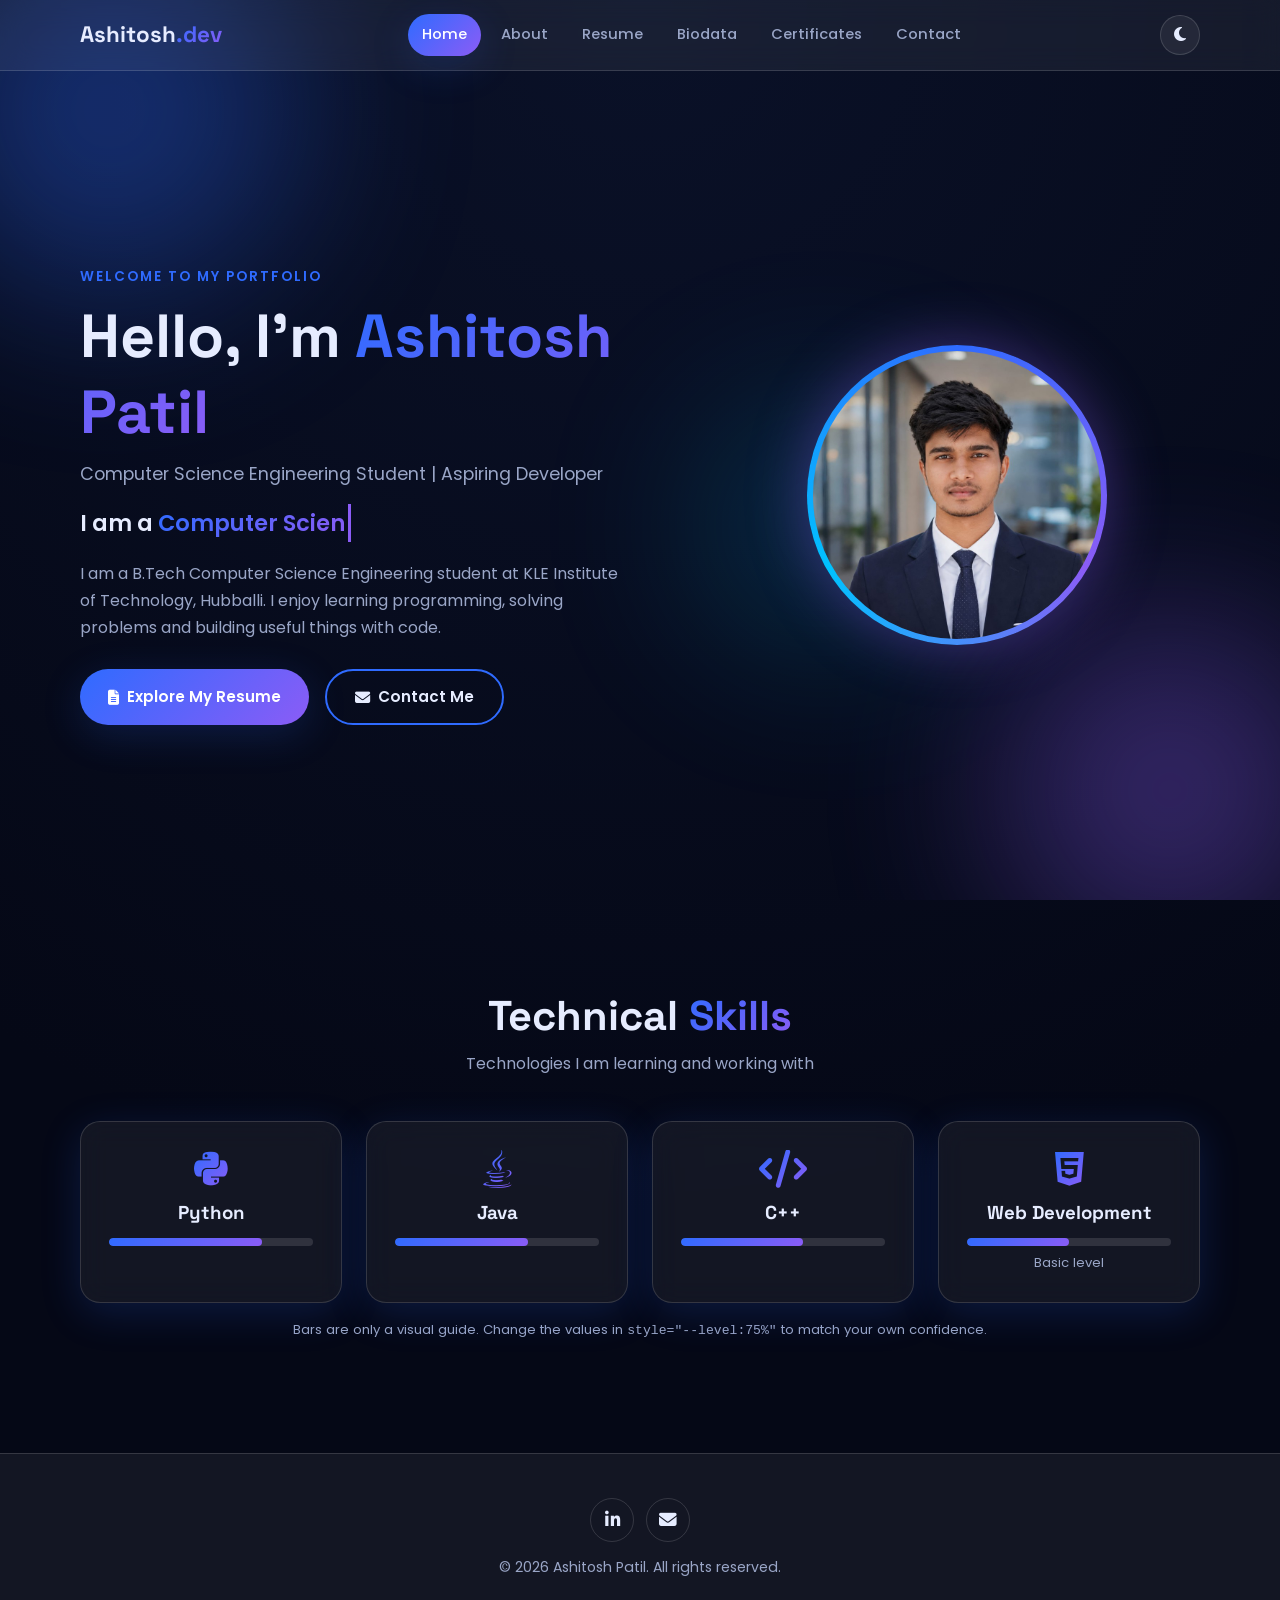
<file: index.html>
<!DOCTYPE html>
<html lang="en">
<head>
  <meta charset="UTF-8">
  <meta name="viewport" content="width=device-width, initial-scale=1.0">
  <title>Ashitosh Patil | Portfolio</title>
  <meta name="description" content="Personal portfolio of Ashitosh Patil, Computer Science Engineering student.">

  <!-- Google Fonts -->
  <link rel="preconnect" href="https://fonts.googleapis.com">
  <link rel="preconnect" href="https://fonts.gstatic.com" crossorigin>
  <link href="https://fonts.googleapis.com/css2?family=Poppins:wght@300;400;500;600&family=Space+Grotesk:wght@500;700&display=swap" rel="stylesheet">
  <!-- Font Awesome icons -->
  <link rel="stylesheet" href="https://cdnjs.cloudflare.com/ajax/libs/font-awesome/6.5.1/css/all.min.css">
  <!-- Our CSS file -->
  <link rel="stylesheet" href="css/style.css">
</head>
<body>

  <!-- Animated background blobs -->
  <div class="bg-blobs"><div class="blob b1"></div><div class="blob b2"></div><div class="blob b3"></div></div>

  <!-- ========== NAVBAR ========== -->
  <header class="navbar">
    <div class="container nav-inner">
      <a href="index.html" class="logo">Ashitosh<span>.dev</span></a>
      <nav class="nav-links" id="navLinks">
        <a href="index.html">Home</a>
        <a href="about.html">About</a>
        <a href="resume.html">Resume</a>
        <a href="biodata.html">Biodata</a>
        <a href="certificates.html">Certificates</a>
        <a href="contact.html">Contact</a>
      </nav>
      <div class="nav-actions">
        <button class="icon-btn" id="themeToggle" title="Toggle dark/light mode"><i class="fa-solid fa-moon"></i></button>
        <button class="icon-btn menu-toggle" id="menuToggle" title="Menu"><i class="fa-solid fa-bars"></i></button>
      </div>
    </div>
  </header>

  <!-- ========== HERO ========== -->
  <section class="hero">
    <div class="container hero-grid">
      <div>
        <p class="hello">Welcome to my portfolio</p>
        <h1>Hello, I'm <span class="gradient-text">Ashitosh Patil</span></h1>
        <p class="subtitle">Computer Science Engineering Student | Aspiring Developer</p>
        <div class="typing-line">I am a <span class="gradient-text" id="typing"></span><span class="cursor">&nbsp;</span></div>
        <p class="intro">
          I am a B.Tech Computer Science Engineering student at KLE Institute of Technology, Hubballi.
          I enjoy learning programming, solving problems and building useful things with code.
        </p>
        <div class="btn-row">
          <a href="resume.html" class="btn btn-primary"><i class="fa-solid fa-file-lines"></i> Explore My Resume</a>
          <a href="contact.html" class="btn btn-outline"><i class="fa-solid fa-envelope"></i> Contact Me</a>
        </div>
      </div>

      <!-- Profile picture: put your photo at assets/images/profile.jpg -->
      <div class="profile-wrap">
        <div class="profile-ring">
          <div class="profile-img">
            <img src="assets/images/profile.jpg" alt="Ashitosh Patil" class="profile-photo">
            <!-- If profile.jpg is missing, JS shows a user icon here -->
          </div>
        </div>
      </div>
    </div>
  </section>

  <!-- ========== SKILLS ========== -->
  <section class="section">
    <div class="container">
      <h2 class="section-title">Technical <span class="gradient-text">Skills</span></h2>
      <p class="section-sub">Technologies I am learning and working with</p>
      <div class="grid grid-4">
        <div class="glass skill-card reveal">
          <i class="fa-brands fa-python"></i>
          <h3>Python</h3>
          <div class="bar" style="--level:75%"><span></span></div>
        </div>
        <div class="glass skill-card reveal">
          <i class="fa-brands fa-java"></i>
          <h3>Java</h3>
          <div class="bar" style="--level:65%"><span></span></div>
        </div>
        <div class="glass skill-card reveal">
          <i class="fa-solid fa-code"></i>
          <h3>C++</h3>
          <div class="bar" style="--level:60%"><span></span></div>
        </div>
        <div class="glass skill-card reveal">
          <i class="fa-brands fa-html5"></i>
          <h3>Web Development</h3>
          <div class="bar" style="--level:50%"><span></span></div>
          <p class="small-text">Basic level</p>
        </div>
      </div>
      <p class="small-text" style="text-align:center;margin-top:16px;">Bars are only a visual guide. Change the values in <code>style="--level:75%"</code> to match your own confidence.</p>
    </div>
  </section>

  <!-- ========== FOOTER ========== -->
  <footer class="footer">
    <div class="container">
      <div class="socials">
        <a href="https://www.linkedin.com/in/ashitosh-patil-00097331b?utm_source=share_via&utm_content=profile&utm_medium=member_android" target="_blank" rel="noopener" title="LinkedIn"><i class="fa-brands fa-linkedin-in"></i></a>
        <a href="mailto:patilashitosh29@gmail.com" title="Email"><i class="fa-solid fa-envelope"></i></a>
      </div>
      <p>&copy; <span id="year"></span> Ashitosh Patil. All rights reserved.</p>
    </div>
  </footer>

  <button id="backToTop" title="Back to top"><i class="fa-solid fa-arrow-up"></i></button>

  <!-- jQuery first, then our script -->
  <script src="https://code.jquery.com/jquery-3.7.1.min.js"></script>
  <script src="js/script.js"></script>
</body>
</html>
</file>
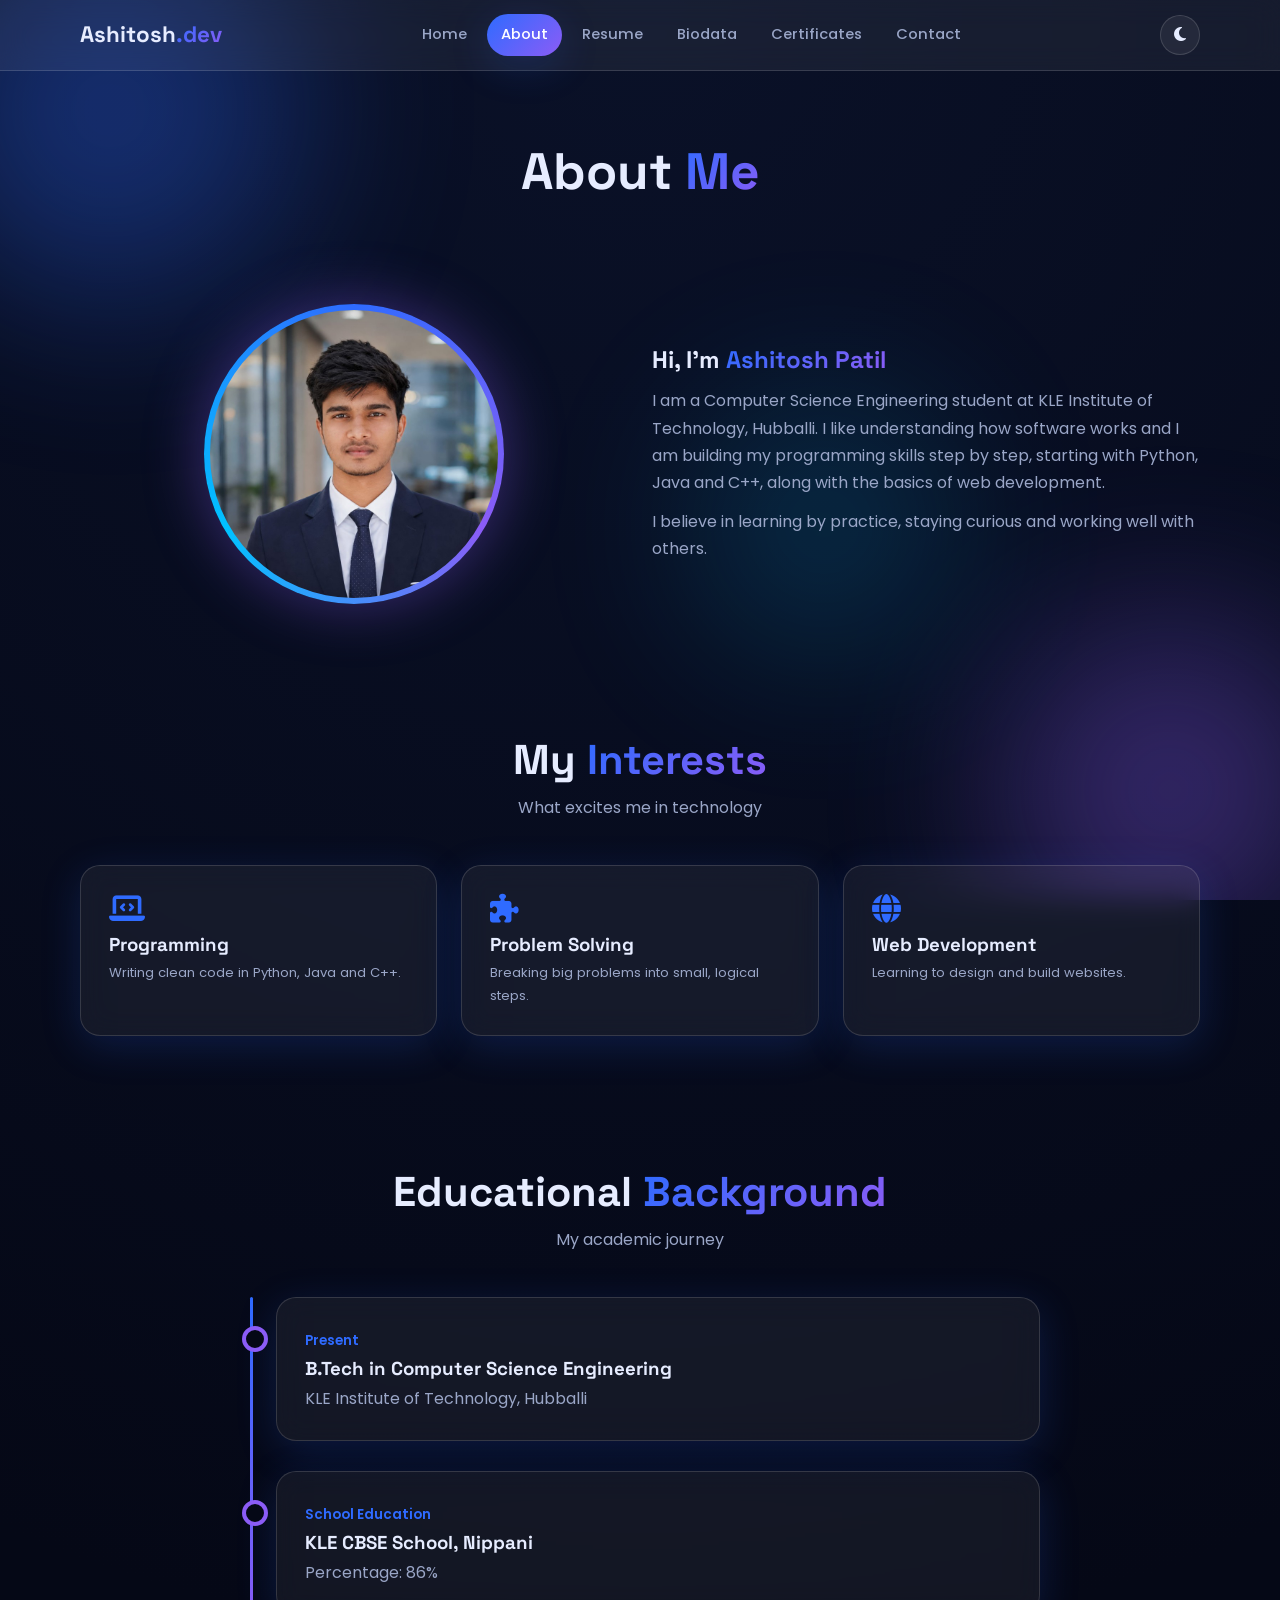
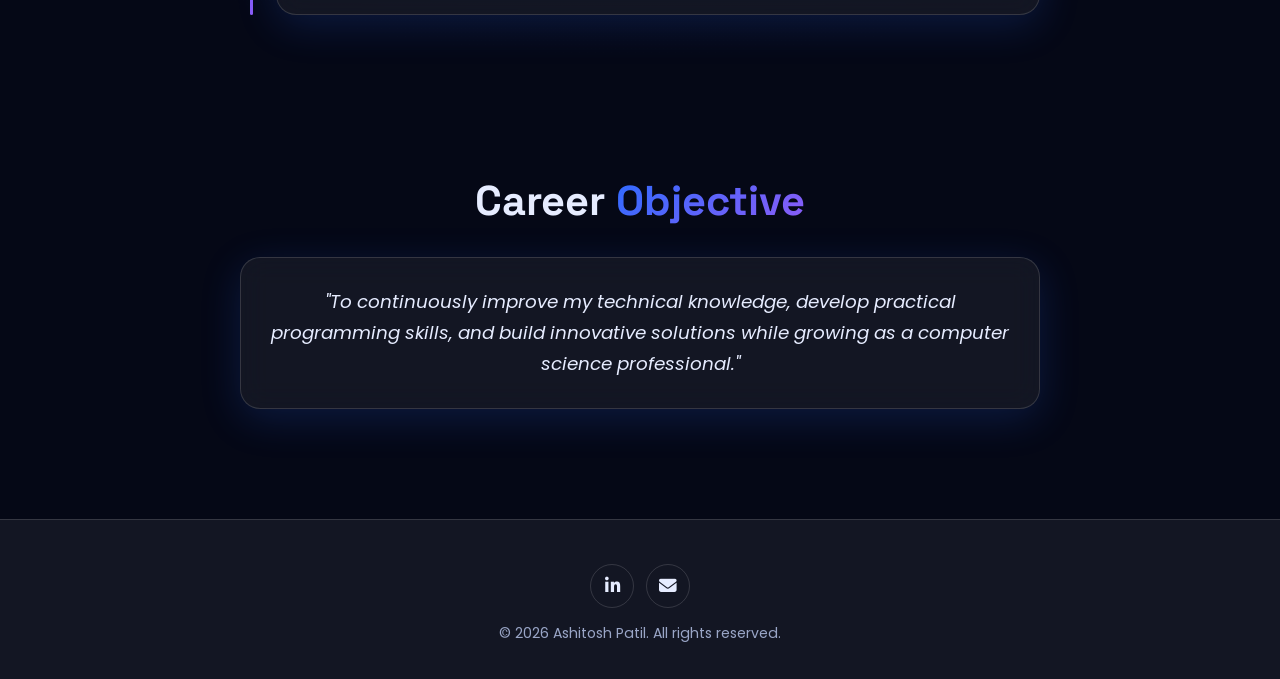
<file: about.html>
<!DOCTYPE html>
<html lang="en">
<head>
  <meta charset="UTF-8">
  <meta name="viewport" content="width=device-width, initial-scale=1.0">
  <title>About | Ashitosh Patil</title>
  <link rel="preconnect" href="https://fonts.googleapis.com">
  <link rel="preconnect" href="https://fonts.gstatic.com" crossorigin>
  <link href="https://fonts.googleapis.com/css2?family=Poppins:wght@300;400;500;600&family=Space+Grotesk:wght@500;700&display=swap" rel="stylesheet">
  <link rel="stylesheet" href="https://cdnjs.cloudflare.com/ajax/libs/font-awesome/6.5.1/css/all.min.css">
  <link rel="stylesheet" href="css/style.css">
</head>
<body>
  <div class="bg-blobs"><div class="blob b1"></div><div class="blob b2"></div><div class="blob b3"></div></div>

  <header class="navbar">
    <div class="container nav-inner">
      <a href="index.html" class="logo">Ashitosh<span>.dev</span></a>
      <nav class="nav-links" id="navLinks">
        <a href="index.html">Home</a>
        <a href="about.html">About</a>
        <a href="resume.html">Resume</a>
        <a href="biodata.html">Biodata</a>
        <a href="certificates.html">Certificates</a>
        <a href="contact.html">Contact</a>
      </nav>
      <div class="nav-actions">
        <button class="icon-btn" id="themeToggle" title="Toggle dark/light mode"><i class="fa-solid fa-moon"></i></button>
        <button class="icon-btn menu-toggle" id="menuToggle" title="Menu"><i class="fa-solid fa-bars"></i></button>
      </div>
    </div>
  </header>

  <div class="page-header">
    <div class="container">
      <h1>About <span class="gradient-text">Me</span></h1>
    </div>
  </div>

  <!-- Introduction -->
  <section class="section">
    <div class="container grid grid-2" style="align-items:center;">
      <div class="profile-wrap reveal">
        <div class="profile-ring">
          <div class="profile-img"><img src="assets/images/profile.jpg" alt="Ashitosh Patil" class="profile-photo"></div>
        </div>
      </div>
      <div class="reveal">
        <h2>Hi, I'm <span class="gradient-text">Ashitosh Patil</span></h2>
        <p style="color:var(--muted);margin-top:12px;">
          I am a Computer Science Engineering student at KLE Institute of Technology, Hubballi.
          I like understanding how software works and I am building my programming skills step by step,
          starting with Python, Java and C++, along with the basics of web development.
        </p>
        <p style="color:var(--muted);margin-top:12px;">
          I believe in learning by practice, staying curious and working well with others.
        </p>
      </div>
    </div>
  </section>

  <!-- Interests -->
  <section class="section">
    <div class="container">
      <h2 class="section-title">My <span class="gradient-text">Interests</span></h2>
      <p class="section-sub">What excites me in technology</p>
      <div class="grid grid-3">
        <div class="glass interest-card reveal"><i class="fa-solid fa-laptop-code"></i><h3>Programming</h3><p class="small-text">Writing clean code in Python, Java and C++.</p></div>
        <div class="glass interest-card reveal"><i class="fa-solid fa-puzzle-piece"></i><h3>Problem Solving</h3><p class="small-text">Breaking big problems into small, logical steps.</p></div>
        <div class="glass interest-card reveal"><i class="fa-solid fa-globe"></i><h3>Web Development</h3><p class="small-text">Learning to design and build websites.</p></div>
      </div>
    </div>
  </section>

  <!-- Education timeline -->
  <section class="section">
    <div class="container">
      <h2 class="section-title">Educational <span class="gradient-text">Background</span></h2>
      <p class="section-sub">My academic journey</p>
      <div class="timeline">
        <div class="timeline-item glass reveal">
          <span class="year">Present</span>
          <h3>B.Tech in Computer Science Engineering</h3>
          <p>KLE Institute of Technology, Hubballi</p>
        </div>
        <div class="timeline-item glass reveal">
          <span class="year">School Education</span>
          <h3>KLE CBSE School, Nippani</h3>
          <p>Percentage: 86%</p>
        </div>
      </div>
    </div>
  </section>

  <!-- Career objective -->
  <section class="section">
    <div class="container">
      <h2 class="section-title">Career <span class="gradient-text">Objective</span></h2>
      <div class="glass objective reveal" style="margin-top:30px;">
        "To continuously improve my technical knowledge, develop practical programming skills, and build innovative solutions while growing as a computer science professional."
      </div>
    </div>
  </section>

  <footer class="footer">
    <div class="container">
      <div class="socials">
        <a href="https://www.linkedin.com/in/ashitosh-patil-00097331b?utm_source=share_via&utm_content=profile&utm_medium=member_android" target="_blank" rel="noopener" title="LinkedIn"><i class="fa-brands fa-linkedin-in"></i></a>
        <a href="mailto:patilashitosh29@gmail.com" title="Email"><i class="fa-solid fa-envelope"></i></a>
      </div>
      <p>&copy; <span id="year"></span> Ashitosh Patil. All rights reserved.</p>
    </div>
  </footer>
  <button id="backToTop" title="Back to top"><i class="fa-solid fa-arrow-up"></i></button>

  <script src="https://code.jquery.com/jquery-3.7.1.min.js"></script>
  <script src="js/script.js"></script>
</body>
</html>
</file>
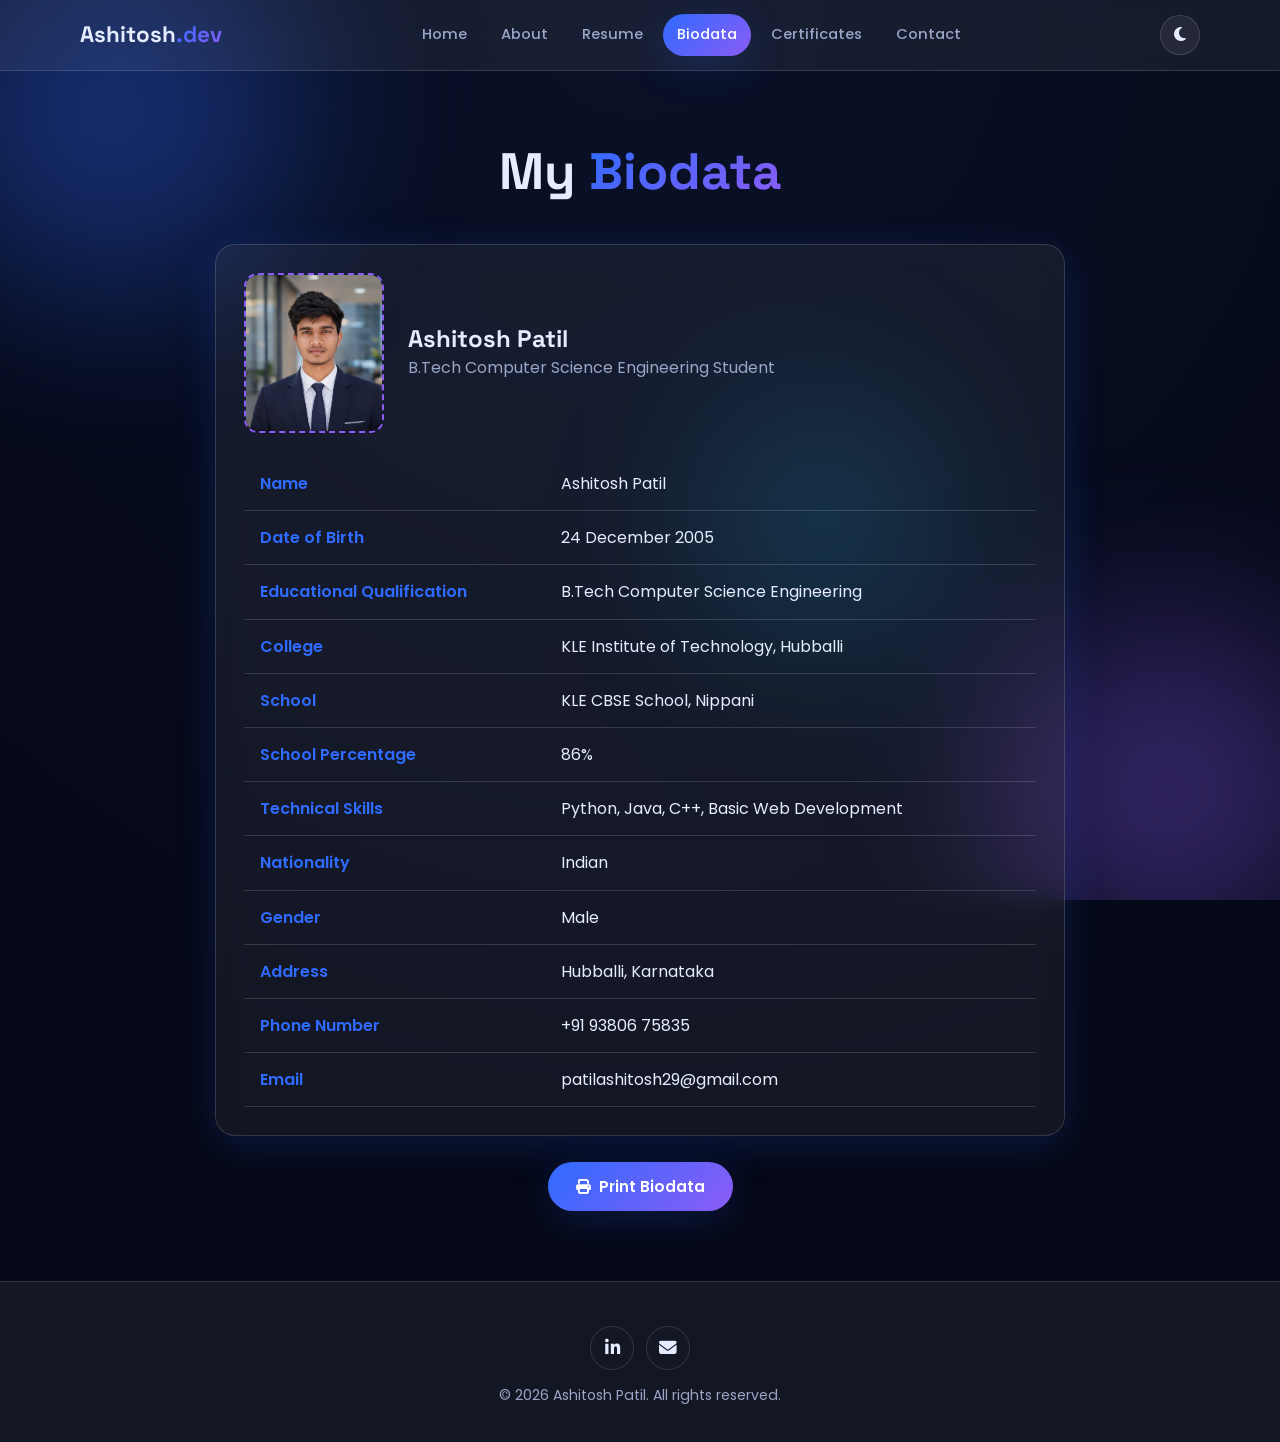
<file: biodata.html>
<!DOCTYPE html>
<html lang="en">
<head>
  <meta charset="UTF-8">
  <meta name="viewport" content="width=device-width, initial-scale=1.0">
  <title>Biodata | Ashitosh Patil</title>
  <link rel="preconnect" href="https://fonts.googleapis.com">
  <link rel="preconnect" href="https://fonts.gstatic.com" crossorigin>
  <link href="https://fonts.googleapis.com/css2?family=Poppins:wght@300;400;500;600&family=Space+Grotesk:wght@500;700&display=swap" rel="stylesheet">
  <link rel="stylesheet" href="https://cdnjs.cloudflare.com/ajax/libs/font-awesome/6.5.1/css/all.min.css">
  <link rel="stylesheet" href="css/style.css">
</head>
<body>
  <div class="bg-blobs"><div class="blob b1"></div><div class="blob b2"></div><div class="blob b3"></div></div>

  <header class="navbar">
    <div class="container nav-inner">
      <a href="index.html" class="logo">Ashitosh<span>.dev</span></a>
      <nav class="nav-links" id="navLinks">
        <a href="index.html">Home</a>
        <a href="about.html">About</a>
        <a href="resume.html">Resume</a>
        <a href="biodata.html">Biodata</a>
        <a href="certificates.html">Certificates</a>
        <a href="contact.html">Contact</a>
      </nav>
      <div class="nav-actions">
        <button class="icon-btn" id="themeToggle" title="Toggle dark/light mode"><i class="fa-solid fa-moon"></i></button>
        <button class="icon-btn menu-toggle" id="menuToggle" title="Menu"><i class="fa-solid fa-bars"></i></button>
      </div>
    </div>
  </header>

  <div class="page-header">
    <div class="container">
      <h1>My <span class="gradient-text">Biodata</span></h1>
    </div>
  </div>

  <main class="container">
    <div class="glass bio-card reveal">
      <div class="bio-top">
        <!-- Photo: put your picture at assets/images/profile.jpg -->
        <div class="bio-photo"><img src="assets/images/profile.jpg" alt="Ashitosh Patil" class="profile-photo"></div>
        <div>
          <h2>Ashitosh Patil</h2>
          <p style="color:var(--muted);">B.Tech Computer Science Engineering Student</p>
        </div>
      </div>

      <table class="bio-table">
        <tr><th>Name</th><td>Ashitosh Patil</td></tr>
        <tr><th>Date of Birth</th><td>24 December 2005</td></tr>
        <tr><th>Educational Qualification</th><td>B.Tech Computer Science Engineering</td></tr>
        <tr><th>College</th><td>KLE Institute of Technology, Hubballi</td></tr>
        <tr><th>School</th><td>KLE CBSE School, Nippani</td></tr>
        <tr><th>School Percentage</th><td>86%</td></tr>
        <tr><th>Technical Skills</th><td>Python, Java, C++, Basic Web Development</td></tr>
        <tr><th>Nationality</th><td>Indian</td></tr>
        <tr><th>Gender</th><td>Male</td></tr>
        <tr><th>Address</th><td>Hubballi, Karnataka</td></tr>
        <tr><th>Phone Number</th><td>+91 93806 75835</td></tr>
        <tr><th>Email</th><td>patilashitosh29@gmail.com</td></tr>
      </table>
    </div>

    <div class="resume-actions">
      <button class="btn btn-primary print-btn"><i class="fa-solid fa-print"></i> Print Biodata</button>
    </div>
  </main>

  <footer class="footer">
    <div class="container">
      <div class="socials">
        <a href="https://www.linkedin.com/in/ashitosh-patil-00097331b?utm_source=share_via&utm_content=profile&utm_medium=member_android" target="_blank" rel="noopener" title="LinkedIn"><i class="fa-brands fa-linkedin-in"></i></a>
        <a href="mailto:patilashitosh29@gmail.com" title="Email"><i class="fa-solid fa-envelope"></i></a>
      </div>
      <p>&copy; <span id="year"></span> Ashitosh Patil. All rights reserved.</p>
    </div>
  </footer>
  <button id="backToTop" title="Back to top"><i class="fa-solid fa-arrow-up"></i></button>

  <script src="https://code.jquery.com/jquery-3.7.1.min.js"></script>
  <script src="js/script.js"></script>
</body>
</html>
</file>
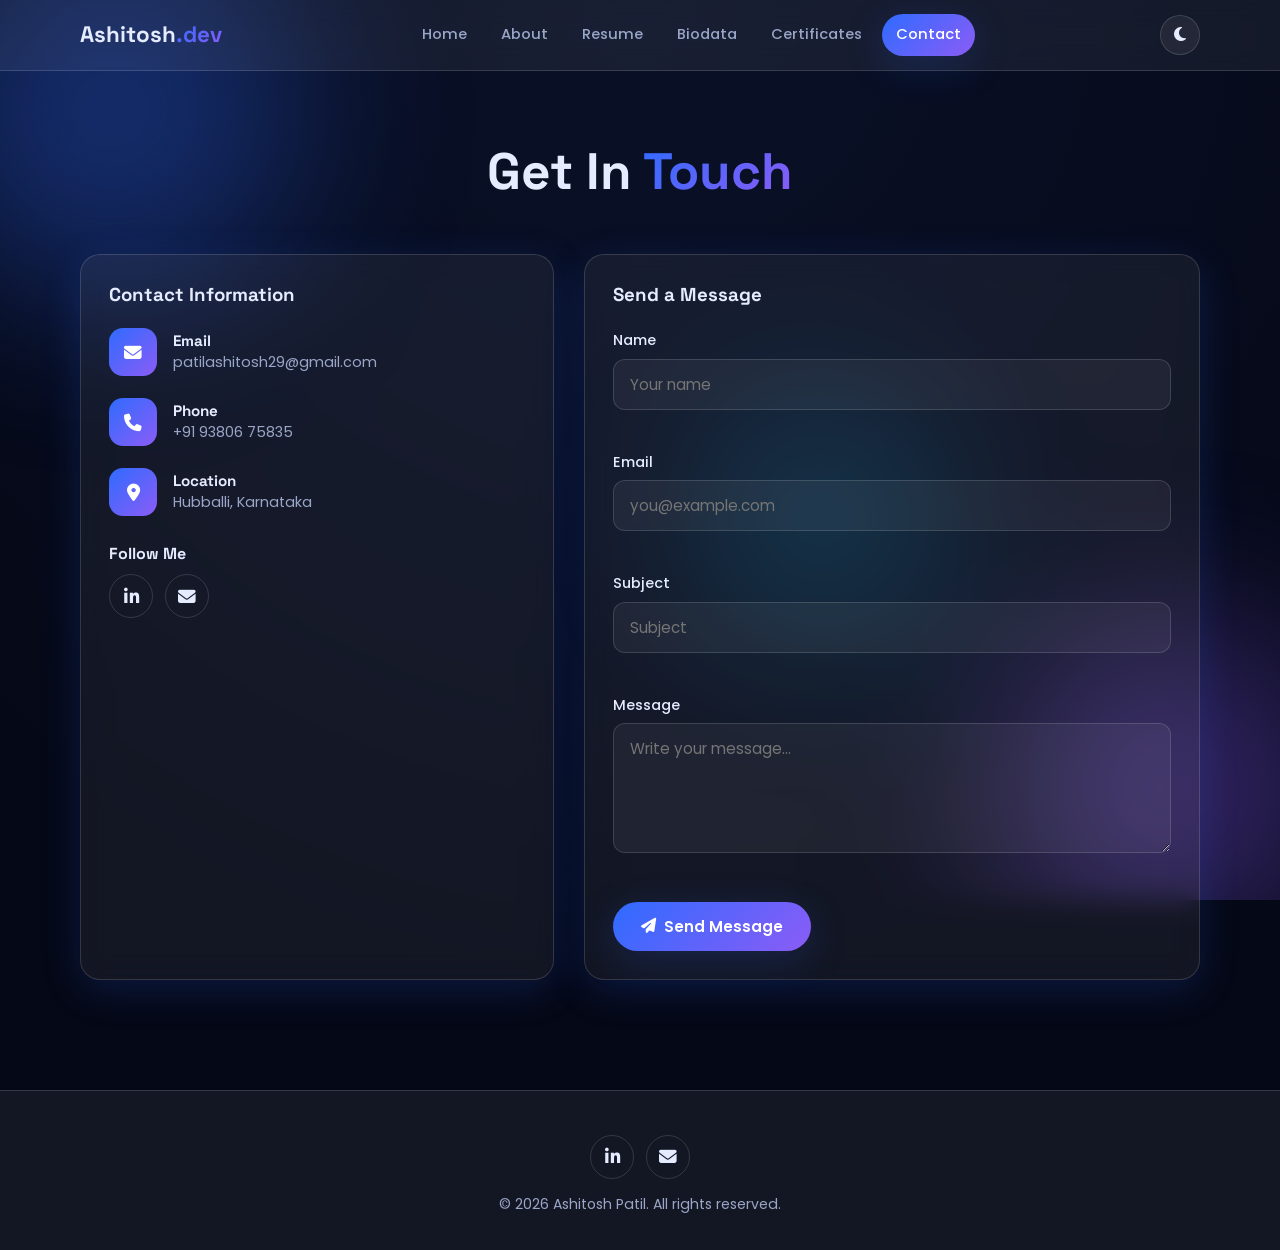
<file: contact.html>
<!DOCTYPE html>
<html lang="en">
<head>
  <meta charset="UTF-8">
  <meta name="viewport" content="width=device-width, initial-scale=1.0">
  <title>Contact | Ashitosh Patil</title>
  <link rel="preconnect" href="https://fonts.googleapis.com">
  <link rel="preconnect" href="https://fonts.gstatic.com" crossorigin>
  <link href="https://fonts.googleapis.com/css2?family=Poppins:wght@300;400;500;600&family=Space+Grotesk:wght@500;700&display=swap" rel="stylesheet">
  <link rel="stylesheet" href="https://cdnjs.cloudflare.com/ajax/libs/font-awesome/6.5.1/css/all.min.css">
  <link rel="stylesheet" href="css/style.css">
</head>
<body>
  <div class="bg-blobs"><div class="blob b1"></div><div class="blob b2"></div><div class="blob b3"></div></div>

  <header class="navbar">
    <div class="container nav-inner">
      <a href="index.html" class="logo">Ashitosh<span>.dev</span></a>
      <nav class="nav-links" id="navLinks">
        <a href="index.html">Home</a>
        <a href="about.html">About</a>
        <a href="resume.html">Resume</a>
        <a href="biodata.html">Biodata</a>
        <a href="certificates.html">Certificates</a>
        <a href="contact.html">Contact</a>
      </nav>
      <div class="nav-actions">
        <button class="icon-btn" id="themeToggle" title="Toggle dark/light mode"><i class="fa-solid fa-moon"></i></button>
        <button class="icon-btn menu-toggle" id="menuToggle" title="Menu"><i class="fa-solid fa-bars"></i></button>
      </div>
    </div>
  </header>

  <div class="page-header">
    <div class="container">
      <h1>Get In <span class="gradient-text">Touch</span></h1>
    </div>
  </div>

  <section class="section" style="padding-top:40px;">
    <div class="container contact-grid">

      <!-- Contact details (placeholders - replace with your own) -->
      <div class="glass reveal">
        <h3 style="margin-bottom:22px;">Contact Information</h3>
        <div class="info-item"><div class="ic"><i class="fa-solid fa-envelope"></i></div><div><h4>Email</h4><p><a href="mailto:patilashitosh29@gmail.com">patilashitosh29@gmail.com</a></p></div></div>
        <div class="info-item"><div class="ic"><i class="fa-solid fa-phone"></i></div><div><h4>Phone</h4><p><a href="tel:+919380675835">+91 93806 75835</a></p></div></div>
        <div class="info-item"><div class="ic"><i class="fa-solid fa-location-dot"></i></div><div><h4>Location</h4><p>Hubballi, Karnataka</p></div></div>
        <h4 style="margin-top:28px;">Follow Me</h4>
        <div class="socials">
        <a href="https://www.linkedin.com/in/ashitosh-patil-00097331b?utm_source=share_via&utm_content=profile&utm_medium=member_android" target="_blank" rel="noopener" title="LinkedIn"><i class="fa-brands fa-linkedin-in"></i></a>
        <a href="mailto:patilashitosh29@gmail.com" title="Email"><i class="fa-solid fa-envelope"></i></a>
      </div>
      </div>

      <!-- Contact form -->
      <div class="glass reveal">
        <h3 style="margin-bottom:22px;">Send a Message</h3>
        <form id="contactForm" novalidate>
          <div class="form-group">
            <label for="name">Name</label>
            <input type="text" id="name" placeholder="Your name">
            <span class="error-msg" id="nameErr"></span>
          </div>
          <div class="form-group">
            <label for="email">Email</label>
            <input type="email" id="email" placeholder="you@example.com">
            <span class="error-msg" id="emailErr"></span>
          </div>
          <div class="form-group">
            <label for="subject">Subject</label>
            <input type="text" id="subject" placeholder="Subject">
            <span class="error-msg" id="subjectErr"></span>
          </div>
          <div class="form-group">
            <label for="message">Message</label>
            <textarea id="message" placeholder="Write your message..."></textarea>
            <span class="error-msg" id="messageErr"></span>
          </div>
          <button type="submit" class="btn btn-primary"><i class="fa-solid fa-paper-plane"></i> Send Message</button>
          <div class="form-success" id="formSuccess"><i class="fa-solid fa-circle-check"></i> Thank you! Your message was validated successfully.</div>
        </form>
      </div>
    </div>
  </section>

  <footer class="footer">
    <div class="container">
      <div class="socials">
        <a href="https://www.linkedin.com/in/ashitosh-patil-00097331b?utm_source=share_via&utm_content=profile&utm_medium=member_android" target="_blank" rel="noopener" title="LinkedIn"><i class="fa-brands fa-linkedin-in"></i></a>
        <a href="mailto:patilashitosh29@gmail.com" title="Email"><i class="fa-solid fa-envelope"></i></a>
      </div>
      <p>&copy; <span id="year"></span> Ashitosh Patil. All rights reserved.</p>
    </div>
  </footer>
  <button id="backToTop" title="Back to top"><i class="fa-solid fa-arrow-up"></i></button>

  <script src="https://code.jquery.com/jquery-3.7.1.min.js"></script>
  <script src="js/script.js"></script>
</body>
</html>
</file>
<file: css/style.css>
/* =====================================================
   ASHITOSH PATIL - PORTFOLIO  |  style.css
   Sections:
   1. Variables (colors)   2. Base   3. Background animation
   4. Navbar   5. Buttons   6. Hero   7. Cards & sections
   8. Timeline   9. Resume   10. Biodata   11. Certificates
   12. Contact   13. Footer & extras   14. Responsive   15. Print
   ===================================================== */

/* ---------- 1. VARIABLES ---------- */
:root {
  --bg: #050816;            /* near-black navy */
  --bg-2: #0a1128;          /* dark navy */
  --text: #e6ecff;
  --muted: #9aa6c7;
  --blue: #2f6bff;          /* electric blue */
  --purple: #8b5cf6;        /* purple */
  --gradient: linear-gradient(135deg, #2f6bff, #8b5cf6);
  --glass: rgba(255, 255, 255, 0.06);
  --glass-border: rgba(255, 255, 255, 0.14);
  --shadow: 0 10px 40px rgba(47, 107, 255, 0.18);
}
/* Light mode: added by JS as class on <body> */
body.light {
  --bg: #f1f4ff;
  --bg-2: #e3e9ff;
  --text: #121a38;
  --muted: #53608a;
  --glass: rgba(255, 255, 255, 0.7);
  --glass-border: rgba(47, 107, 255, 0.2);
  --shadow: 0 10px 30px rgba(47, 107, 255, 0.15);
}

/* ---------- 2. BASE ---------- */
* { margin: 0; padding: 0; box-sizing: border-box; }
html { scroll-behavior: smooth; }
body {
  font-family: 'Poppins', sans-serif;
  background: radial-gradient(circle at top, var(--bg-2), var(--bg) 70%);
  color: var(--text);
  line-height: 1.7;
  min-height: 100vh;
  overflow-x: hidden;
  transition: background 0.4s, color 0.4s;
}
h1, h2, h3, h4 { font-family: 'Space Grotesk', sans-serif; line-height: 1.25; }
a { color: inherit; text-decoration: none; }
ul { list-style: none; }
img { max-width: 100%; display: block; }
.container { width: min(1120px, 92%); margin: 0 auto; }
.section { padding: 90px 0 40px; position: relative; z-index: 1; }
.gradient-text {
  background: var(--gradient);
  -webkit-background-clip: text;
  background-clip: text;
  -webkit-text-fill-color: transparent;
}
.section-title { text-align: center; font-size: clamp(1.8rem, 4vw, 2.6rem); margin-bottom: 8px; }
.section-sub { text-align: center; color: var(--muted); margin-bottom: 44px; }
.page-header { padding: 140px 0 10px; text-align: center; position: relative; z-index: 1; }
.page-header h1 { font-size: clamp(2rem, 5vw, 3.2rem); }

/* ---------- 3. BACKGROUND ANIMATION (floating blurred blobs) ---------- */
.bg-blobs { position: fixed; inset: 0; z-index: 0; overflow: hidden; pointer-events: none; }
.blob { position: absolute; border-radius: 50%; filter: blur(90px); opacity: 0.35; animation: float 14s ease-in-out infinite; }
.blob.b1 { width: 380px; height: 380px; background: var(--blue); top: -80px; left: -80px; }
.blob.b2 { width: 340px; height: 340px; background: var(--purple); bottom: -60px; right: -60px; animation-delay: -5s; }
.blob.b3 { width: 240px; height: 240px; background: #00c2ff; top: 45%; left: 55%; animation-delay: -9s; opacity: 0.2; }
@keyframes float {
  0%, 100% { transform: translate(0, 0) scale(1); }
  50% { transform: translate(40px, 50px) scale(1.15); }
}

/* ---------- 4. NAVBAR ---------- */
.navbar {
  position: fixed; top: 0; width: 100%; z-index: 100;
  background: var(--glass); backdrop-filter: blur(14px);
  -webkit-backdrop-filter: blur(14px);
  border-bottom: 1px solid var(--glass-border);
}
.nav-inner { display: flex; align-items: center; justify-content: space-between; height: 70px; }
.logo { font-family: 'Space Grotesk', sans-serif; font-size: 1.4rem; font-weight: 700; }
.logo span { background: var(--gradient); -webkit-background-clip: text; background-clip: text; -webkit-text-fill-color: transparent; }
.nav-links { display: flex; gap: 6px; align-items: center; }
.nav-links a {
  padding: 8px 14px; border-radius: 30px; font-size: 0.92rem; font-weight: 500;
  color: var(--muted); transition: 0.3s;
}
.nav-links a:hover { color: var(--text); background: var(--glass); }
.nav-links a.active { color: #fff; background: var(--gradient); box-shadow: var(--shadow); }
.nav-actions { display: flex; align-items: center; gap: 12px; }
.icon-btn {
  width: 40px; height: 40px; border-radius: 50%; border: 1px solid var(--glass-border);
  background: var(--glass); color: var(--text); cursor: pointer; font-size: 1rem; transition: 0.3s;
}
.icon-btn:hover { background: var(--gradient); color: #fff; transform: rotate(20deg); }
.menu-toggle { display: none; }

/* ---------- 5. BUTTONS ---------- */
.btn {
  display: inline-flex; align-items: center; gap: 8px; cursor: pointer;
  padding: 13px 28px; border-radius: 40px; font-weight: 600; font-size: 0.95rem;
  border: none; font-family: inherit; transition: 0.3s; position: relative; overflow: hidden;
}
.btn-primary { background: var(--gradient); color: #fff; box-shadow: var(--shadow); }
.btn-primary:hover { transform: translateY(-4px) scale(1.03); box-shadow: 0 14px 40px rgba(139, 92, 246, 0.45); }
.btn-outline { background: transparent; color: var(--text); border: 2px solid var(--blue); }
.btn-outline:hover { background: var(--blue); color: #fff; transform: translateY(-4px); }
.btn-row { display: flex; gap: 16px; flex-wrap: wrap; }

/* ---------- 6. HERO ---------- */
.hero { min-height: 100vh; display: flex; align-items: center; padding-top: 90px; position: relative; z-index: 1; }
.hero-grid { display: grid; grid-template-columns: 1.2fr 1fr; gap: 50px; align-items: center; }
.hero .hello { color: var(--blue); font-weight: 600; letter-spacing: 2px; text-transform: uppercase; font-size: 0.85rem; }
.hero h1 { font-size: clamp(2.2rem, 5.5vw, 3.8rem); margin: 10px 0; }
.hero .subtitle { font-size: 1.1rem; color: var(--muted); margin-bottom: 14px; }
.typing-line { font-size: 1.4rem; font-weight: 600; margin-bottom: 16px; min-height: 40px; }
.cursor { display: inline-block; width: 3px; background: var(--purple); margin-left: 3px; animation: blink 0.8s infinite; }
@keyframes blink { 50% { opacity: 0; } }
.hero p.intro { color: var(--muted); max-width: 540px; margin-bottom: 28px; }

/* Profile picture with rotating gradient ring */
.profile-wrap { display: flex; justify-content: center; }
.profile-ring {
  width: 300px; height: 300px; border-radius: 50%; padding: 6px;
  background: conic-gradient(var(--blue), var(--purple), #00c2ff, var(--blue));
  animation: spin 8s linear infinite; box-shadow: 0 0 60px rgba(139, 92, 246, 0.4);
}
@keyframes spin { to { transform: rotate(360deg); } }
.profile-img {
  width: 100%; height: 100%; border-radius: 50%; background: var(--bg-2);
  display: flex; align-items: center; justify-content: center; overflow: hidden;
  animation: spin 8s linear infinite reverse; /* cancels the ring rotation */
}
.profile-img img { width: 100%; height: 100%; object-fit: cover; }
.profile-img .placeholder { font-size: 5rem; color: var(--muted); }
.profile-img.small { width: 100%; }

/* ---------- 7. CARDS & SECTIONS ---------- */
.glass {
  background: var(--glass); border: 1px solid var(--glass-border);
  backdrop-filter: blur(14px); -webkit-backdrop-filter: blur(14px);
  border-radius: 20px; padding: 28px; transition: 0.4s; box-shadow: var(--shadow);
}
.glass:hover { transform: translateY(-8px); border-color: var(--purple); box-shadow: 0 18px 50px rgba(139, 92, 246, 0.3); }
.grid { display: grid; gap: 24px; }
.grid-4 { grid-template-columns: repeat(auto-fit, minmax(230px, 1fr)); }
.grid-3 { grid-template-columns: repeat(auto-fit, minmax(260px, 1fr)); }
.grid-2 { grid-template-columns: repeat(auto-fit, minmax(300px, 1fr)); }
.skill-card { text-align: center; }
.skill-card i { font-size: 2.4rem; margin-bottom: 12px; background: var(--gradient); -webkit-background-clip: text; background-clip: text; -webkit-text-fill-color: transparent; }
.skill-card h3 { margin-bottom: 14px; }
.bar { height: 8px; border-radius: 10px; background: rgba(255, 255, 255, 0.12); overflow: hidden; }
.bar span { display: block; height: 100%; width: 0; background: var(--gradient); border-radius: 10px; transition: width 1.4s ease; }
.revealed .bar span { width: var(--level); }
.small-text { font-size: 0.82rem; color: var(--muted); margin-top: 6px; }
.interest-card i { font-size: 1.8rem; color: var(--blue); margin-bottom: 10px; }
.objective { text-align: center; max-width: 800px; margin: 0 auto; font-size: 1.15rem; font-style: italic; }

/* Scroll reveal: element starts hidden, JS adds .revealed */
.reveal { opacity: 0; transform: translateY(40px); transition: opacity 0.9s, transform 0.9s; }
.reveal.revealed { opacity: 1; transform: none; }

/* ---------- 8. TIMELINE ---------- */
.timeline { position: relative; max-width: 800px; margin: 0 auto; padding-left: 36px; }
.timeline::before { content: ""; position: absolute; left: 10px; top: 0; bottom: 0; width: 3px; background: var(--gradient); border-radius: 3px; }
.timeline-item { position: relative; margin-bottom: 30px; }
.timeline-item::before {
  content: ""; position: absolute; left: -35px; top: 28px; width: 18px; height: 18px;
  border-radius: 50%; background: var(--bg); border: 4px solid var(--purple);
}
.timeline-item .year { color: var(--blue); font-weight: 600; font-size: 0.85rem; }
.timeline-item h3 { margin: 4px 0; }
.timeline-item p { color: var(--muted); }

/* ---------- 9. RESUME ---------- */
.resume-actions { display: flex; justify-content: center; gap: 16px; flex-wrap: wrap; margin: 26px 0; position: relative; z-index: 1; }
.resume-paper {
  background: #ffffff; color: #1b2240; max-width: 850px; margin: 0 auto 60px;
  padding: 48px 52px; border-radius: 10px; box-shadow: 0 20px 60px rgba(0, 0, 0, 0.45);
  position: relative; z-index: 1;
}
.resume-head { text-align: center; border-bottom: 3px solid #2f6bff; padding-bottom: 14px; margin-bottom: 22px; }
.resume-head h2 { font-size: 2.1rem; color: #0a1128; }
.resume-head p { color: #53608a; }
.resume-block { margin-bottom: 22px; }
.resume-block h3 {
  color: #2f6bff; font-size: 1.05rem; letter-spacing: 1.5px; text-transform: uppercase;
  border-bottom: 1px solid #d8def5; padding-bottom: 4px; margin-bottom: 10px;
}
.resume-block ul { list-style: disc; padding-left: 22px; }
.resume-block li { margin-bottom: 4px; }
.resume-block p small { color: #53608a; }
.two-col { display: grid; grid-template-columns: 1fr 1fr; gap: 30px; }

/* ---------- 10. BIODATA ---------- */
.bio-card { max-width: 850px; margin: 30px auto 20px; position: relative; z-index: 1; }
.bio-top { display: flex; align-items: center; gap: 24px; margin-bottom: 24px; flex-wrap: wrap; }
.bio-photo {
  width: 140px; height: 160px; border-radius: 14px; border: 2px dashed var(--purple);
  display: flex; align-items: center; justify-content: center; overflow: hidden; font-size: 3rem; color: var(--muted);
}
.bio-photo img { width: 100%; height: 100%; object-fit: cover; }
table.bio-table { width: 100%; border-collapse: collapse; }
.bio-table th, .bio-table td { padding: 13px 16px; text-align: left; border-bottom: 1px solid var(--glass-border); }
.bio-table th { width: 38%; color: var(--blue); font-weight: 600; }
.bio-table tr:hover td, .bio-table tr:hover th { background: rgba(139, 92, 246, 0.1); }
.placeholder-text { color: var(--muted); font-style: italic; }

/* ---------- 11. CERTIFICATES ---------- */
.cert-card { padding: 0; overflow: hidden; cursor: pointer; }
.cert-img { height: 210px; overflow: hidden; background: var(--bg-2); display: flex; align-items: center; justify-content: center; color: var(--muted); font-size: 3rem; position: relative; }
.cert-img img { width: 100%; height: 100%; object-fit: cover; transition: transform 0.5s; }
.cert-card:hover .cert-img img { transform: scale(1.12); }
.cert-img .zoom-hint {
  position: absolute; inset: 0; background: rgba(5, 8, 22, 0.55); color: #fff;
  display: flex; align-items: center; justify-content: center; font-size: 2rem; opacity: 0; transition: 0.3s;
}
.cert-card:hover .zoom-hint { opacity: 1; }
.cert-body { padding: 22px; }
.cert-body h3 { font-size: 1.05rem; margin-bottom: 6px; }
.cert-body p { color: var(--muted); font-size: 0.9rem; }
.cert-add { border-style: dashed; text-align: center; padding: 40px 24px; cursor: default; }
.cert-add i { font-size: 2.4rem; color: var(--purple); margin-bottom: 10px; }
/* Lightbox (click-to-zoom) */
.lightbox {
  position: fixed; inset: 0; background: rgba(0, 0, 0, 0.9); z-index: 300;
  display: none; align-items: center; justify-content: center; padding: 30px; cursor: zoom-out;
}
.lightbox.open { display: flex; }
.lightbox img { max-height: 90vh; border-radius: 10px; box-shadow: 0 0 60px rgba(139, 92, 246, 0.5); animation: pop 0.3s; }
.lightbox .close { position: absolute; top: 20px; right: 28px; color: #fff; font-size: 2.2rem; cursor: pointer; }
@keyframes pop { from { transform: scale(0.8); opacity: 0; } to { transform: scale(1); opacity: 1; } }

/* ---------- 12. CONTACT ---------- */
.contact-grid { display: grid; grid-template-columns: 1fr 1.3fr; gap: 30px; }
.info-item { display: flex; gap: 16px; align-items: center; margin-bottom: 22px; }
.info-item .ic { width: 48px; height: 48px; border-radius: 14px; background: var(--gradient); color: #fff; display: flex; align-items: center; justify-content: center; font-size: 1.1rem; flex-shrink: 0; }
.info-item h4 { font-size: 0.95rem; }
.info-item p { color: var(--muted); font-size: 0.9rem; }
.socials { display: flex; gap: 12px; margin-top: 10px; }
.socials a {
  width: 44px; height: 44px; border-radius: 50%; border: 1px solid var(--glass-border);
  display: flex; align-items: center; justify-content: center; font-size: 1.1rem; transition: 0.3s;
}
.socials a:hover { background: var(--gradient); color: #fff; transform: translateY(-6px) rotate(10deg); }
.form-group { margin-bottom: 18px; }
.form-group label { display: block; font-weight: 500; margin-bottom: 6px; font-size: 0.9rem; }
.form-group input, .form-group textarea {
  width: 100%; padding: 13px 16px; border-radius: 12px; border: 1px solid var(--glass-border);
  background: rgba(255, 255, 255, 0.05); color: var(--text); font-family: inherit; font-size: 0.95rem; outline: none; transition: 0.3s;
}
.form-group input:focus, .form-group textarea:focus { border-color: var(--blue); box-shadow: 0 0 0 3px rgba(47, 107, 255, 0.25); }
.form-group textarea { min-height: 130px; resize: vertical; }
.error-msg { color: #ff6b81; font-size: 0.8rem; min-height: 18px; display: block; margin-top: 4px; }
.input-error { border-color: #ff6b81 !important; }
.form-success { display: none; padding: 14px; border-radius: 12px; background: rgba(46, 213, 115, 0.15); border: 1px solid #2ed573; color: #2ed573; margin-top: 14px; }

/* ---------- 13. FOOTER & EXTRAS ---------- */
.footer { margin-top: 70px; padding: 34px 0; text-align: center; border-top: 1px solid var(--glass-border); background: var(--glass); position: relative; z-index: 1; }
.footer .socials { justify-content: center; margin-bottom: 14px; }
.footer p { color: var(--muted); font-size: 0.88rem; }
#backToTop {
  position: fixed; right: 24px; bottom: 24px; width: 48px; height: 48px; border-radius: 50%; border: none;
  background: var(--gradient); color: #fff; font-size: 1.1rem; cursor: pointer; z-index: 150;
  opacity: 0; visibility: hidden; transition: 0.3s; box-shadow: var(--shadow);
}
#backToTop.show { opacity: 1; visibility: visible; }
#backToTop:hover { transform: translateY(-6px); }

/* ---------- 14. RESPONSIVE ---------- */
@media (max-width: 900px) {
  .hero-grid, .contact-grid { grid-template-columns: 1fr; text-align: center; }
  .hero p.intro { margin-left: auto; margin-right: auto; }
  .btn-row { justify-content: center; }
  .profile-wrap { order: -1; }
  .profile-ring { width: 230px; height: 230px; }
  .menu-toggle { display: inline-block; }
  .nav-links {
    position: absolute; top: 70px; left: 0; width: 100%; flex-direction: column; padding: 16px 0;
    background: var(--bg-2); border-bottom: 1px solid var(--glass-border);
    max-height: 0; overflow: hidden; opacity: 0; padding: 0; transition: 0.4s;
  }
  .nav-links.open { max-height: 480px; opacity: 1; padding: 16px 0; }
  .nav-links a { width: 85%; text-align: center; }
  .two-col { grid-template-columns: 1fr; }
  .resume-paper { padding: 28px 22px; }
}

/* ---------- 15. PRINT (used by Print Resume / Print Biodata) ---------- */
@media print {
  .navbar, .bg-blobs, .footer, #backToTop, .resume-actions, .no-print, .page-header { display: none !important; }
  body { background: #fff !important; color: #000 !important; }
  .resume-paper { box-shadow: none; margin: 0; max-width: 100%; padding: 0; }
  .bio-card { background: #fff !important; color: #000 !important; box-shadow: none; border: 1px solid #999; backdrop-filter: none; }
  .bio-table th { color: #1a3fb0 !important; }
  .bio-table td, .bio-table th { border-bottom: 1px solid #ccc; }
  .placeholder-text { color: #666 !important; }
  .reveal { opacity: 1 !important; transform: none !important; }
}
</file>
